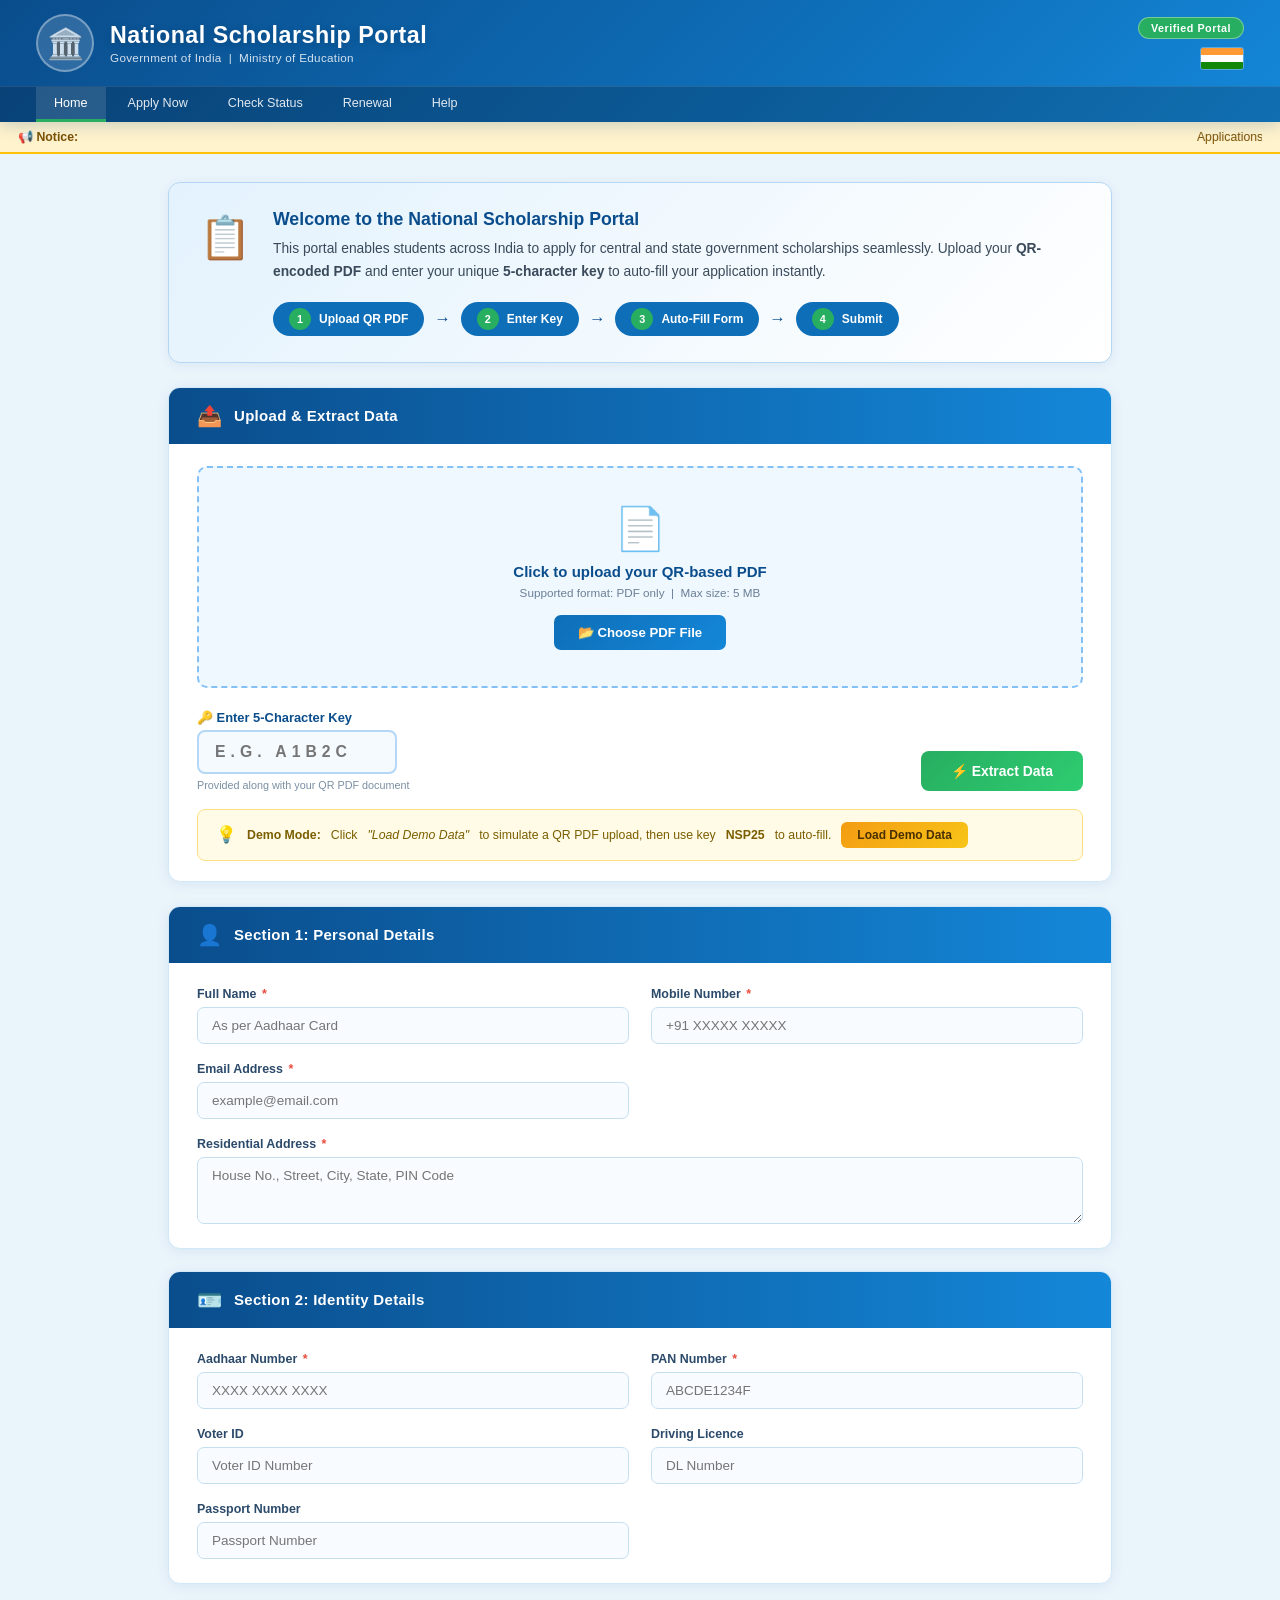
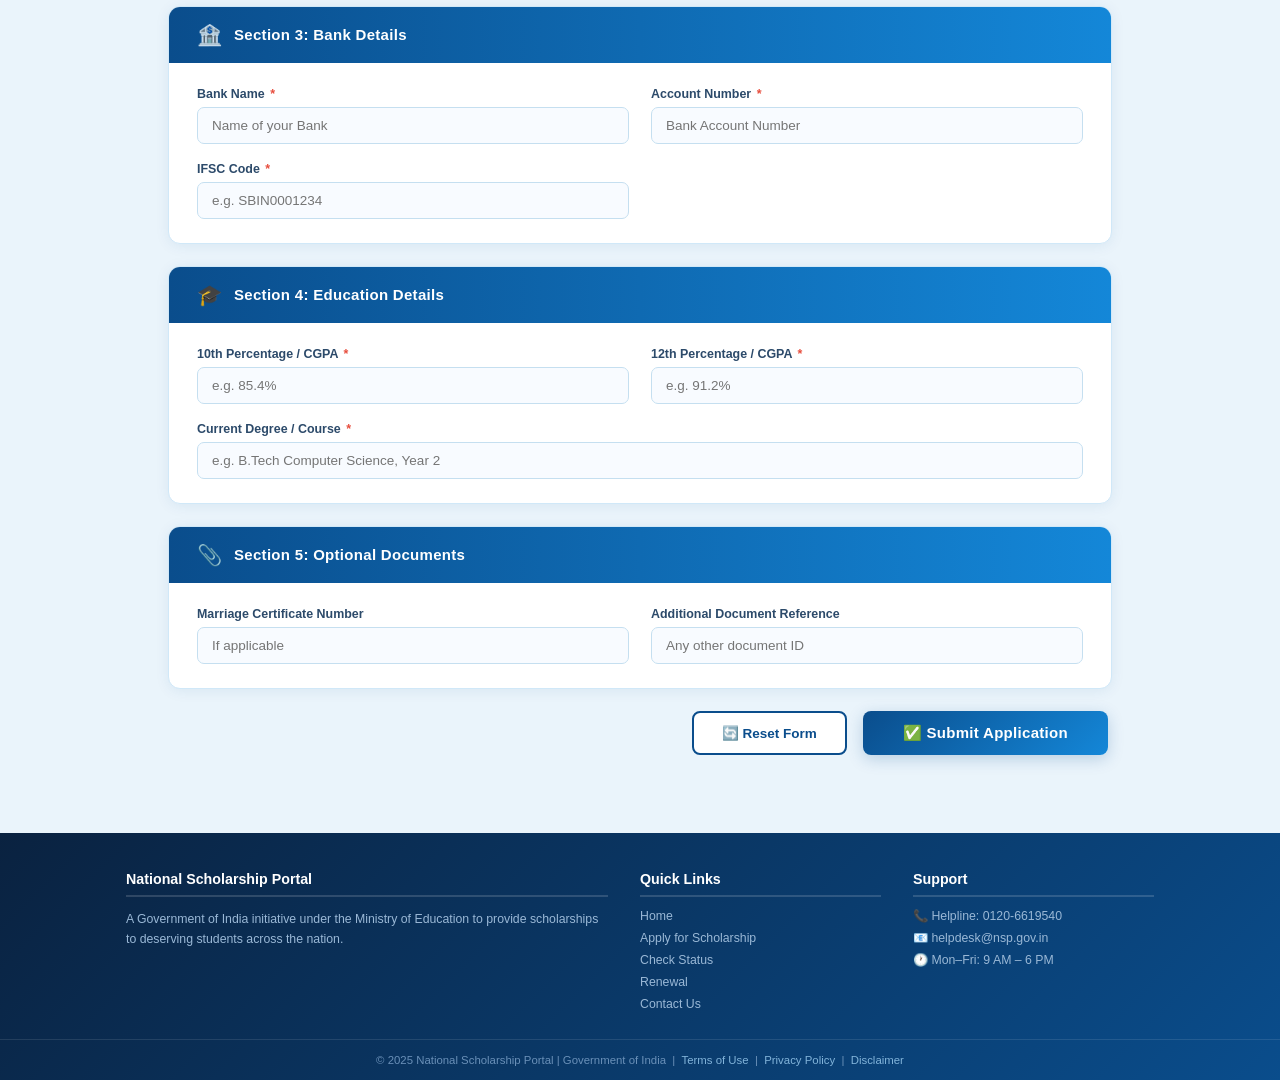
<file: G/index.html>
<!DOCTYPE html>
<html lang="en">
<head>
  <meta charset="UTF-8" />
  <meta name="viewport" content="width=device-width, initial-scale=1.0" />
  <title>National Scholarship Portal</title>
  <link rel="stylesheet" href="style.css" />
</head>
<body>

  <!-- HEADER -->
  <header class="site-header">
    <div class="header-inner">
      <div class="header-logo">
        <div class="logo-emblem">
          <span class="emblem-icon">🏛️</span>
        </div>
        <div class="header-text">
          <h1 class="portal-title">National Scholarship Portal</h1>
          <p class="portal-subtitle">Government of India &nbsp;|&nbsp; Ministry of Education</p>
        </div>
      </div>
      <div class="header-right">
        <span class="header-badge">Verified Portal</span>
        <div class="header-flags">
          <div class="flag-stripe saffron"></div>
          <div class="flag-stripe white-stripe"></div>
          <div class="flag-stripe green-stripe"></div>
        </div>
      </div>
    </div>
    <div class="header-nav">
      <nav class="nav-links">
        <a href="#" class="nav-link active">Home</a>
        <a href="#" class="nav-link">Apply Now</a>
        <a href="#" class="nav-link">Check Status</a>
        <a href="#" class="nav-link">Renewal</a>
        <a href="#" class="nav-link">Help</a>
      </nav>
    </div>
  </header>

  <!-- MARQUEE NOTICE -->
  <div class="notice-bar">
    <span class="notice-label">📢 Notice:</span>
    <marquee behavior="scroll" direction="left" scrollamount="4">
      Applications for NSP 2024-25 are now open &nbsp;|&nbsp; Last date to apply: 31st October 2025 &nbsp;|&nbsp; Upload your QR PDF to auto-fill your application &nbsp;|&nbsp; Helpline: 0120-6619540 &nbsp;|&nbsp; For technical support email: helpdesk@nsp.gov.in
    </marquee>
  </div>

  <main class="main-content">

    <!-- INTRO SECTION -->
    <section class="intro-section">
      <div class="intro-card">
        <div class="intro-icon">📋</div>
        <div class="intro-body">
          <h2 class="intro-title">Welcome to the National Scholarship Portal</h2>
          <p class="intro-desc">
            This portal enables students across India to apply for central and state government scholarships seamlessly.
            Upload your <strong>QR-encoded PDF</strong> and enter your unique <strong>5-character key</strong> to auto-fill your application instantly.
          </p>
          <div class="intro-steps">
            <div class="step">
              <span class="step-num">1</span>
              <span class="step-text">Upload QR PDF</span>
            </div>
            <div class="step-arrow">→</div>
            <div class="step">
              <span class="step-num">2</span>
              <span class="step-text">Enter Key</span>
            </div>
            <div class="step-arrow">→</div>
            <div class="step">
              <span class="step-num">3</span>
              <span class="step-text">Auto-Fill Form</span>
            </div>
            <div class="step-arrow">→</div>
            <div class="step">
              <span class="step-num">4</span>
              <span class="step-text">Submit</span>
            </div>
          </div>
        </div>
      </div>
    </section>

    <!-- UPLOAD SECTION -->
    <section class="section-card" id="upload-section">
      <div class="section-header">
        <span class="section-icon">📤</span>
        <h2 class="section-title">Upload & Extract Data</h2>
      </div>
      <div class="upload-area" id="uploadArea">
        <div class="upload-icon">📄</div>
        <p class="upload-main-text">Click to upload your QR-based PDF</p>
        <p class="upload-sub-text">Supported format: PDF only &nbsp;|&nbsp; Max size: 5 MB</p>
        <input type="file" id="pdfUpload" accept=".pdf" class="file-input" />
        <button class="btn-upload" id="uploadBtn" onclick="document.getElementById('pdfUpload').click()">
          📂 Choose PDF File
        </button>
      </div>
      <div class="file-info" id="fileInfo" style="display:none;">
        <span class="file-icon">📄</span>
        <span class="file-name" id="fileName"></span>
        <span class="file-size" id="fileSize"></span>
        <button class="btn-remove" id="removeFile">✕ Remove</button>
      </div>

      <div class="key-row">
        <div class="key-input-group">
          <label for="extractKey" class="key-label">🔑 Enter 5-Character Key</label>
          <input
            type="text"
            id="extractKey"
            class="key-input"
            placeholder="e.g. A1B2C"
            maxlength="5"
            autocomplete="off"
          />
          <span class="key-hint">Provided along with your QR PDF document</span>
        </div>
        <button class="btn-extract" id="extractBtn">
          <span class="btn-text">⚡ Extract Data</span>
          <span class="btn-loader" id="btnLoader" style="display:none;">⏳ Extracting...</span>
        </button>
      </div>

      <div class="alert alert-error" id="errorAlert" style="display:none;"></div>
      <div class="alert alert-success" id="successAlert" style="display:none;"></div>

      <div class="demo-hint">
        <span class="hint-icon">💡</span>
        <strong>Demo Mode:</strong> Click <em>"Load Demo Data"</em> to simulate a QR PDF upload, then use key <strong>NSP25</strong> to auto-fill.
        <button class="btn-demo" id="loadDemoBtn">Load Demo Data</button>
      </div>
    </section>

    <!-- APPLICATION FORM -->
    <form class="application-form" id="applicationForm">

      <!-- SECTION 1: PERSONAL DETAILS -->
      <div class="section-card form-section" id="sec-personal">
        <div class="section-header">
          <span class="section-icon">👤</span>
          <h2 class="section-title">Section 1: Personal Details</h2>
          <span class="section-badge" id="badge-personal" style="display:none;">✔ Auto-Filled</span>
        </div>
        <div class="form-grid">
          <div class="form-group">
            <label for="fullName">Full Name <span class="required">*</span></label>
            <input type="text" id="fullName" name="fullName" placeholder="As per Aadhaar Card" />
          </div>
          <div class="form-group">
            <label for="phone">Mobile Number <span class="required">*</span></label>
            <input type="tel" id="phone" name="phone" placeholder="+91 XXXXX XXXXX" />
          </div>
          <div class="form-group">
            <label for="email">Email Address <span class="required">*</span></label>
            <input type="email" id="email" name="email" placeholder="example@email.com" />
          </div>
          <div class="form-group full-width">
            <label for="address">Residential Address <span class="required">*</span></label>
            <textarea id="address" name="address" rows="3" placeholder="House No., Street, City, State, PIN Code"></textarea>
          </div>
        </div>
      </div>

      <!-- SECTION 2: IDENTITY DETAILS -->
      <div class="section-card form-section" id="sec-identity">
        <div class="section-header">
          <span class="section-icon">🪪</span>
          <h2 class="section-title">Section 2: Identity Details</h2>
          <span class="section-badge" id="badge-identity" style="display:none;">✔ Auto-Filled</span>
        </div>
        <div class="form-grid">
          <div class="form-group">
            <label for="aadhaar">Aadhaar Number <span class="required">*</span></label>
            <input type="text" id="aadhaar" name="aadhaar" placeholder="XXXX XXXX XXXX" maxlength="14" />
          </div>
          <div class="form-group">
            <label for="pan">PAN Number <span class="required">*</span></label>
            <input type="text" id="pan" name="pan" placeholder="ABCDE1234F" maxlength="10" />
          </div>
          <div class="form-group">
            <label for="voterId">Voter ID</label>
            <input type="text" id="voterId" name="voterId" placeholder="Voter ID Number" />
          </div>
          <div class="form-group">
            <label for="drivingLicence">Driving Licence</label>
            <input type="text" id="drivingLicence" name="drivingLicence" placeholder="DL Number" />
          </div>
          <div class="form-group">
            <label for="passport">Passport Number</label>
            <input type="text" id="passport" name="passport" placeholder="Passport Number" />
          </div>
        </div>
      </div>

      <!-- SECTION 3: BANK DETAILS -->
      <div class="section-card form-section" id="sec-bank">
        <div class="section-header">
          <span class="section-icon">🏦</span>
          <h2 class="section-title">Section 3: Bank Details</h2>
          <span class="section-badge" id="badge-bank" style="display:none;">✔ Auto-Filled</span>
        </div>
        <div class="form-grid">
          <div class="form-group">
            <label for="bankName">Bank Name <span class="required">*</span></label>
            <input type="text" id="bankName" name="bankName" placeholder="Name of your Bank" />
          </div>
          <div class="form-group">
            <label for="accountNumber">Account Number <span class="required">*</span></label>
            <input type="text" id="accountNumber" name="accountNumber" placeholder="Bank Account Number" />
          </div>
          <div class="form-group">
            <label for="ifscCode">IFSC Code <span class="required">*</span></label>
            <input type="text" id="ifscCode" name="ifscCode" placeholder="e.g. SBIN0001234" maxlength="11" />
          </div>
        </div>
      </div>

      <!-- SECTION 4: EDUCATION -->
      <div class="section-card form-section" id="sec-education">
        <div class="section-header">
          <span class="section-icon">🎓</span>
          <h2 class="section-title">Section 4: Education Details</h2>
          <span class="section-badge" id="badge-education" style="display:none;">✔ Auto-Filled</span>
        </div>
        <div class="form-grid">
          <div class="form-group">
            <label for="marks10">10th Percentage / CGPA <span class="required">*</span></label>
            <input type="text" id="marks10" name="marks10" placeholder="e.g. 85.4%" />
          </div>
          <div class="form-group">
            <label for="marks12">12th Percentage / CGPA <span class="required">*</span></label>
            <input type="text" id="marks12" name="marks12" placeholder="e.g. 91.2%" />
          </div>
          <div class="form-group full-width">
            <label for="degree">Current Degree / Course <span class="required">*</span></label>
            <input type="text" id="degree" name="degree" placeholder="e.g. B.Tech Computer Science, Year 2" />
          </div>
        </div>
      </div>

      <!-- SECTION 5: OPTIONAL -->
      <div class="section-card form-section" id="sec-optional">
        <div class="section-header">
          <span class="section-icon">📎</span>
          <h2 class="section-title">Section 5: Optional Documents</h2>
          <span class="section-badge" id="badge-optional" style="display:none;">✔ Auto-Filled</span>
        </div>
        <div class="form-grid">
          <div class="form-group">
            <label for="marriageCert">Marriage Certificate Number</label>
            <input type="text" id="marriageCert" name="marriageCert" placeholder="If applicable" />
          </div>
          <div class="form-group">
            <label for="additionalDocs">Additional Document Reference</label>
            <input type="text" id="additionalDocs" name="additionalDocs" placeholder="Any other document ID" />
          </div>
        </div>
      </div>

      <!-- SUBMIT / RESET AREA -->
      <div class="form-actions">
        <button type="button" class="btn-reset" id="resetBtn">🔄 Reset Form</button>
        <button type="submit" class="btn-submit" id="submitBtn">
          ✅ Submit Application
        </button>
      </div>

    </form>

    <!-- SUCCESS MODAL -->
    <div class="modal-overlay" id="successModal" style="display:none;">
      <div class="modal-box">
        <div class="modal-icon">🎉</div>
        <h2 class="modal-title">Application Submitted Successfully!</h2>
        <p class="modal-desc">Your scholarship application has been received. Keep this Application ID for future reference.</p>
        <div class="app-id-box">
          <span class="app-id-label">Application ID</span>
          <span class="app-id-value" id="appIdValue"></span>
        </div>
        <p class="modal-note">📧 A confirmation has been sent to your registered email address.</p>
        <button class="btn-modal-close" id="modalCloseBtn">Close & Start New</button>
      </div>
    </div>

  </main>

  <!-- FOOTER -->
  <footer class="site-footer">
    <div class="footer-inner">
      <div class="footer-col">
        <h4 class="footer-heading">National Scholarship Portal</h4>
        <p class="footer-text">A Government of India initiative under the Ministry of Education to provide scholarships to deserving students across the nation.</p>
      </div>
      <div class="footer-col">
        <h4 class="footer-heading">Quick Links</h4>
        <ul class="footer-links">
          <li><a href="#">Home</a></li>
          <li><a href="#">Apply for Scholarship</a></li>
          <li><a href="#">Check Status</a></li>
          <li><a href="#">Renewal</a></li>
          <li><a href="#">Contact Us</a></li>
        </ul>
      </div>
      <div class="footer-col">
        <h4 class="footer-heading">Support</h4>
        <ul class="footer-links">
          <li>📞 Helpline: 0120-6619540</li>
          <li>📧 helpdesk@nsp.gov.in</li>
          <li>🕐 Mon–Fri: 9 AM – 6 PM</li>
        </ul>
      </div>
    </div>
    <div class="footer-bottom">
      <p>© 2025 National Scholarship Portal | Government of India &nbsp;|&nbsp; <a href="#">Terms of Use</a> &nbsp;|&nbsp; <a href="#">Privacy Policy</a> &nbsp;|&nbsp; <a href="#">Disclaimer</a></p>
    </div>
  </footer>

  <script src="script.js"></script>
</body>
</html>
</file>
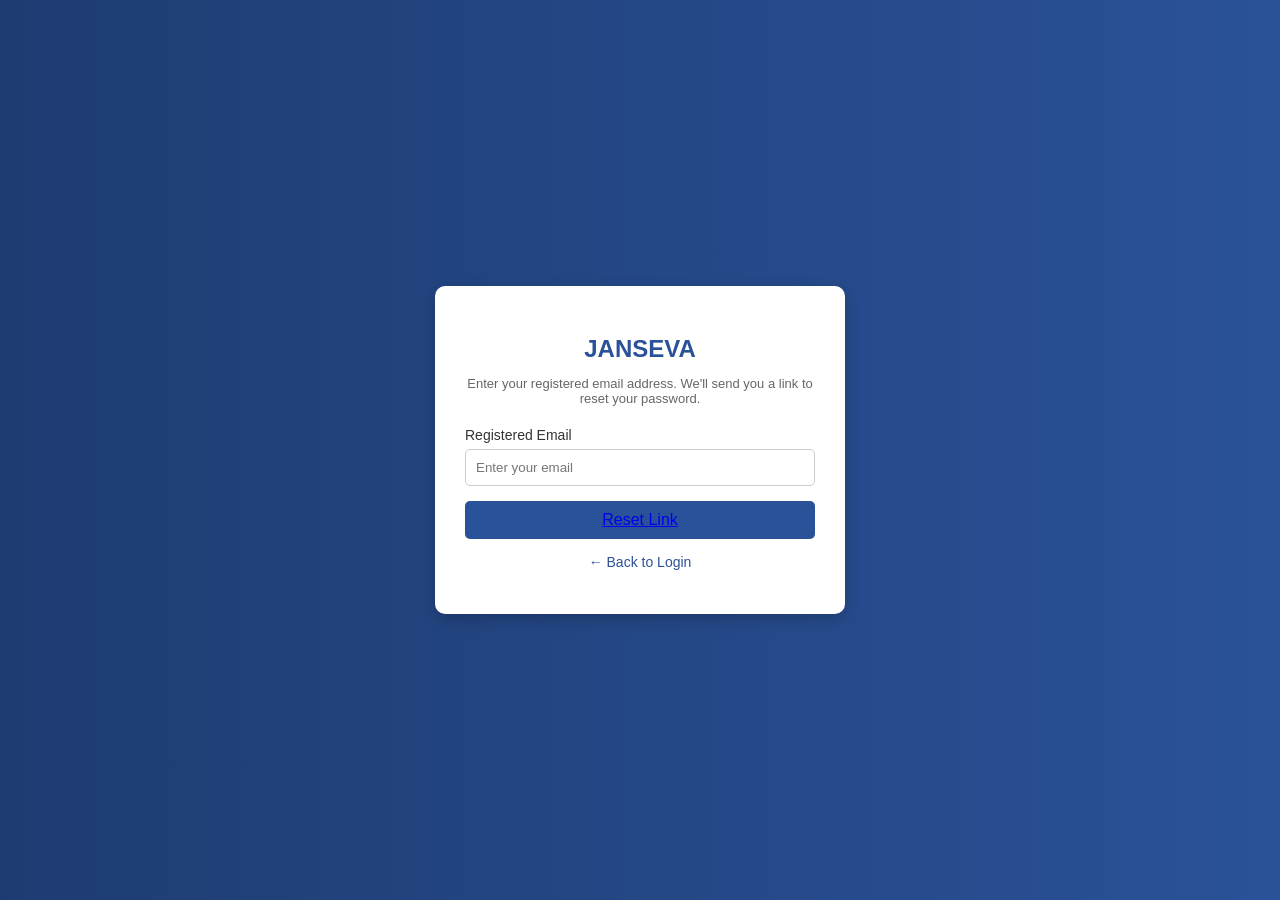
<file: forget.html>
<!DOCTYPE html>
<html lang="en">
<head>
  <meta charset="UTF-8">
  <meta name="viewport" content="width=device-width, initial-scale=1.0">
  <title>Forgot Password - JANSEVA</title>
  <style>
    body {
      margin: 0;
      font-family: Arial, sans-serif;
      background: linear-gradient(to right, #1e3c72, #2a5298);
      display: flex;
      justify-content: center;
      align-items: center;
      height: 100vh;
    }

    .container {
      background: #fff;
      padding: 30px;
      border-radius: 10px;
      width: 350px;
      box-shadow: 0 5px 15px rgba(0,0,0,0.2);
      text-align: center;
    }

    .container h2 {
      margin-bottom: 10px;
      color: #2a5298;
    }

    .container p.subtitle {
      font-size: 13px;
      color: #666;
      margin-bottom: 20px;
    }

    .input-group {
      margin-bottom: 15px;
      text-align: left;
    }

    .input-group label {
      font-size: 14px;
      color: #333;
    }

    .input-group input {
      width: 100%;
      padding: 10px;
      margin-top: 5px;
      border: 1px solid #ccc;
      border-radius: 5px;
      box-sizing: border-box;
    }

    .submit-btn {
      width: 100%;
      padding: 10px;
      background: #2a5298;
      color: white;
      border: none;
      border-radius: 5px;
      font-size: 16px;
      cursor: pointer;
    }

    .submit-btn:hover {
      background: #1e3c72;
    }

    .links {
      margin-top: 15px;
      font-size: 14px;
    }

    .links a {
      color: #2a5298;
      text-decoration: none;
    }

    .links a:hover {
      text-decoration: underline;
    }
  </style>
</head>
<body>
  <div class="container">
    <h2>JANSEVA</h2>
    <p class="subtitle">Enter your registered email address. We'll send you a link to reset your password.</p>
    <form>
      <div class="input-group">
        <label>Registered Email</label>
        <input type="email" placeholder="Enter your email" required>
      </div>
      <button type="submit" class="submit-btn"><a href="reset.html">Reset Link</a></button>
    </form>
    <div class="links">
      <p><a href="login.html">&#8592; Back to Login</a></p>
    </div>
  </div>
</body>
</html>
</file>
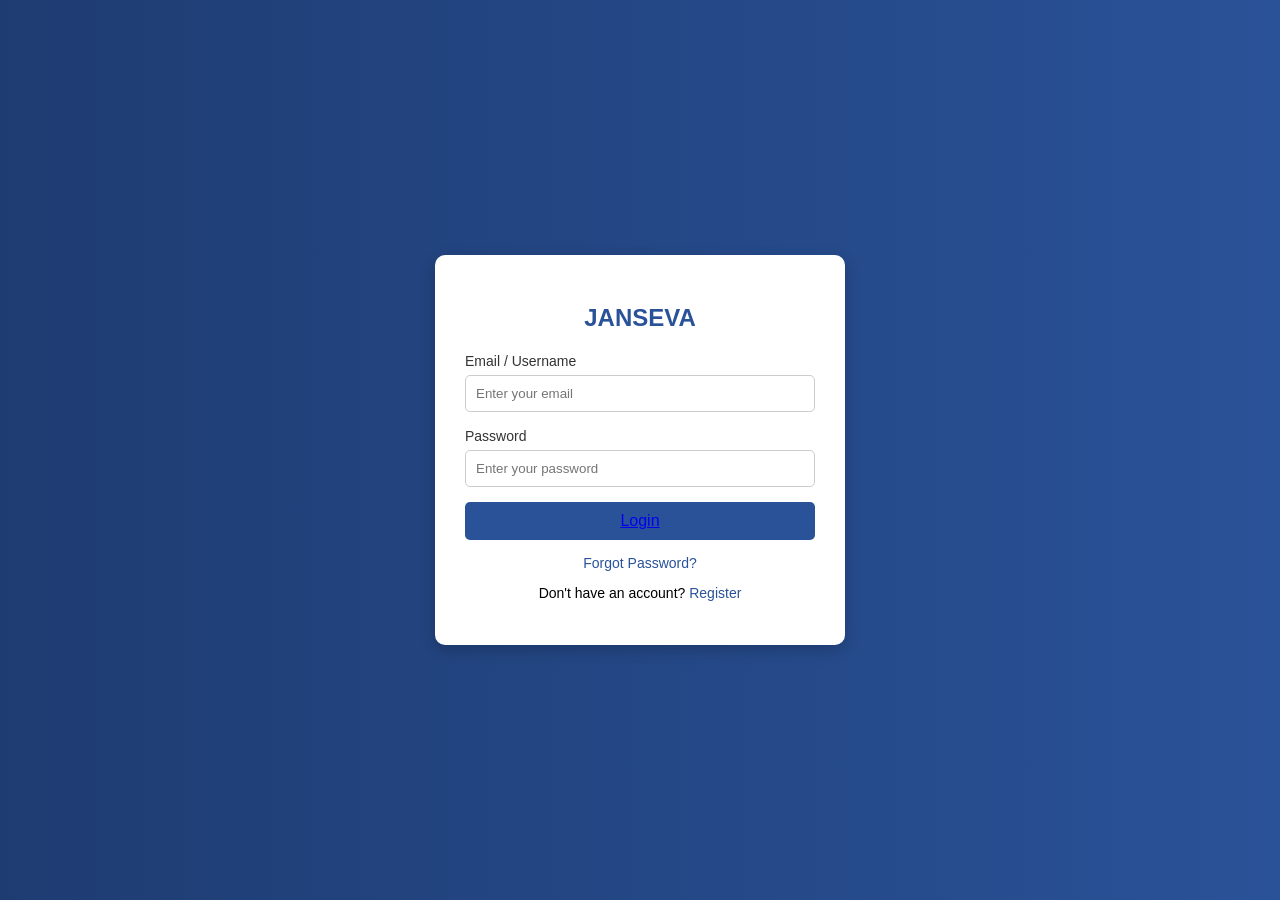
<file: LOGIN.html>
<!DOCTYPE html>
<html lang="en">
<head>
  <meta charset="UTF-8">
  <meta name="viewport" content="width=device-width, initial-scale=1.0">
  <title>Login - JANSEVA</title>
  <style>
    body {
      margin: 0;
      font-family: Arial, sans-serif;
      background: linear-gradient(to right, #1e3c72, #2a5298);
      display: flex;
      justify-content: center;
      align-items: center;
      height: 100vh;
    }

    .login-container {
      background: #fff;
      padding: 30px;
      border-radius: 10px;
      width: 350px;
      box-shadow: 0 5px 15px rgba(0,0,0,0.2);
      text-align: center;
    }

    .login-container h2 {
      margin-bottom: 20px;
      color: #2a5298;
    }

    .input-group {
      margin-bottom: 15px;
      text-align: left;
    }

    .input-group label {
      font-size: 14px;
      color: #333;
    }

    .input-group input {
      width: 100%;
      padding: 10px;
      margin-top: 5px;
      border: 1px solid #ccc;
      border-radius: 5px;
      box-sizing: border-box;
    }

    .login-btn {
      width: 100%;
      padding: 10px;
      background: #2a5298;
      color: rgba(240, 226, 226, 0.715);
      border: none;
      border-radius: 5px;
      font-size: 16px;
      cursor: pointer;
    }

    .login-btn:hover {
      background: #1e3c72;
    }

    .links {
      margin-top: 15px;
      font-size: 14px;
    }

    .links a {
      color: #2a5298;
      text-decoration: none;
    }

    .links a:hover {
      text-decoration: underline;
    }
  </style>
</head>
<body>
  <div class="login-container">
    <h2>JANSEVA</h2>
    <form>
      <div class="input-group">
        <label>Email / Username</label>
        <input type="text" placeholder="Enter your email" required>
      </div>
      <div class="input-group">
        <label>Password</label>
        <input type="password" placeholder="Enter your password" required>
      </div>
      <button type="submit" class="login-btn"><a href="F/index.html">Login</a></button>
    </form>
    <div class="links">
      <p><a href="forgot.html">Forgot Password?</a></p>
      <p>Don't have an account? <a href="register.html">Register</a></p>
    </div>
  </div>
</body>
</html>
</file>
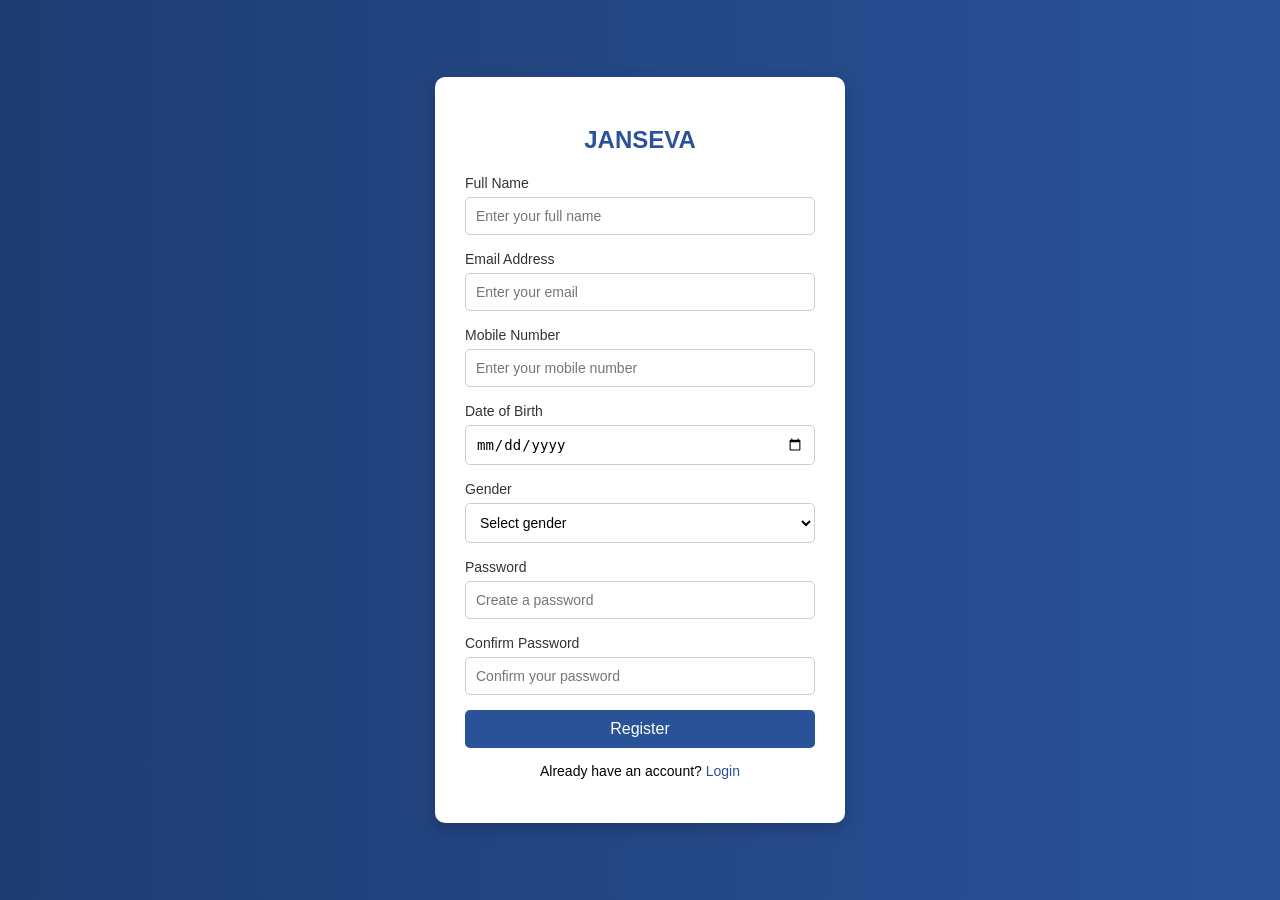
<file: register.html>
<!DOCTYPE html>
<html lang="en">
<head>
  <meta charset="UTF-8">
  <meta name="viewport" content="width=device-width, initial-scale=1.0">
  <title>Register - JANSEVA</title>
  <style>
    body {
      margin: 0;
      font-family: Arial, sans-serif;
      background: linear-gradient(to right, #1e3c72, #2a5298);
      display: flex;
      justify-content: center;
      align-items: center;
      min-height: 100vh;
      padding: 20px 0;
      box-sizing: border-box;
    }

    .container {
      background: #fff;
      padding: 30px;
      border-radius: 10px;
      width: 350px;
      box-shadow: 0 5px 15px rgba(0,0,0,0.2);
      text-align: center;
    }

    .container h2 {
      margin-bottom: 20px;
      color: #2a5298;
    }

    .input-group {
      margin-bottom: 15px;
      text-align: left;
    }

    .input-group label {
      font-size: 14px;
      color: #333;
    }

    .input-group input,
    .input-group select {
      width: 100%;
      padding: 10px;
      margin-top: 5px;
      border: 1px solid #ccc;
      border-radius: 5px;
      box-sizing: border-box;
      font-size: 14px;
      background: #fff;
    }

    .register-btn {
      width: 100%;
      padding: 10px;
      background: #2a5298;
      color: white;
      border: none;
      border-radius: 5px;
      font-size: 16px;
      cursor: pointer;
    }

    .register-btn:hover {
      background: #1e3c72;
    }

    .links {
      margin-top: 15px;
      font-size: 14px;
    }

    .links a {
      color: #2a5298;
      text-decoration: none;
    }

    .links a:hover {
      text-decoration: underline;
    }
  </style>
</head>
<body>
  <div class="container">
    <h2>JANSEVA</h2>
    <form>
      <div class="input-group">
        <label>Full Name</label>
        <input type="text" placeholder="Enter your full name" required>
      </div>
      <div class="input-group">
        <label>Email Address</label>
        <input type="email" placeholder="Enter your email" required>
      </div>
      <div class="input-group">
        <label>Mobile Number</label>
        <input type="tel" placeholder="Enter your mobile number" required>
      </div>
      <div class="input-group">
        <label>Date of Birth</label>
        <input type="date" required>
      </div>
      <div class="input-group">
        <label>Gender</label>
        <select required>
          <option value="" disabled selected>Select gender</option>
          <option value="male">Male</option>
          <option value="female">Female</option>
          <option value="other">Other</option>
        </select>
      </div>
      <div class="input-group">
        <label>Password</label>
        <input type="password" placeholder="Create a password" required>
      </div>
      <div class="input-group">
        <label>Confirm Password</label>
        <input type="password" placeholder="Confirm your password" required>
      </div>
      <button type="submit" class="register-btn">Register</button>
    </form>
    <div class="links">
      <p>Already have an account? <a href="login.html">Login</a></p>
    </div>
  </div>
</body>
</html>
</file>
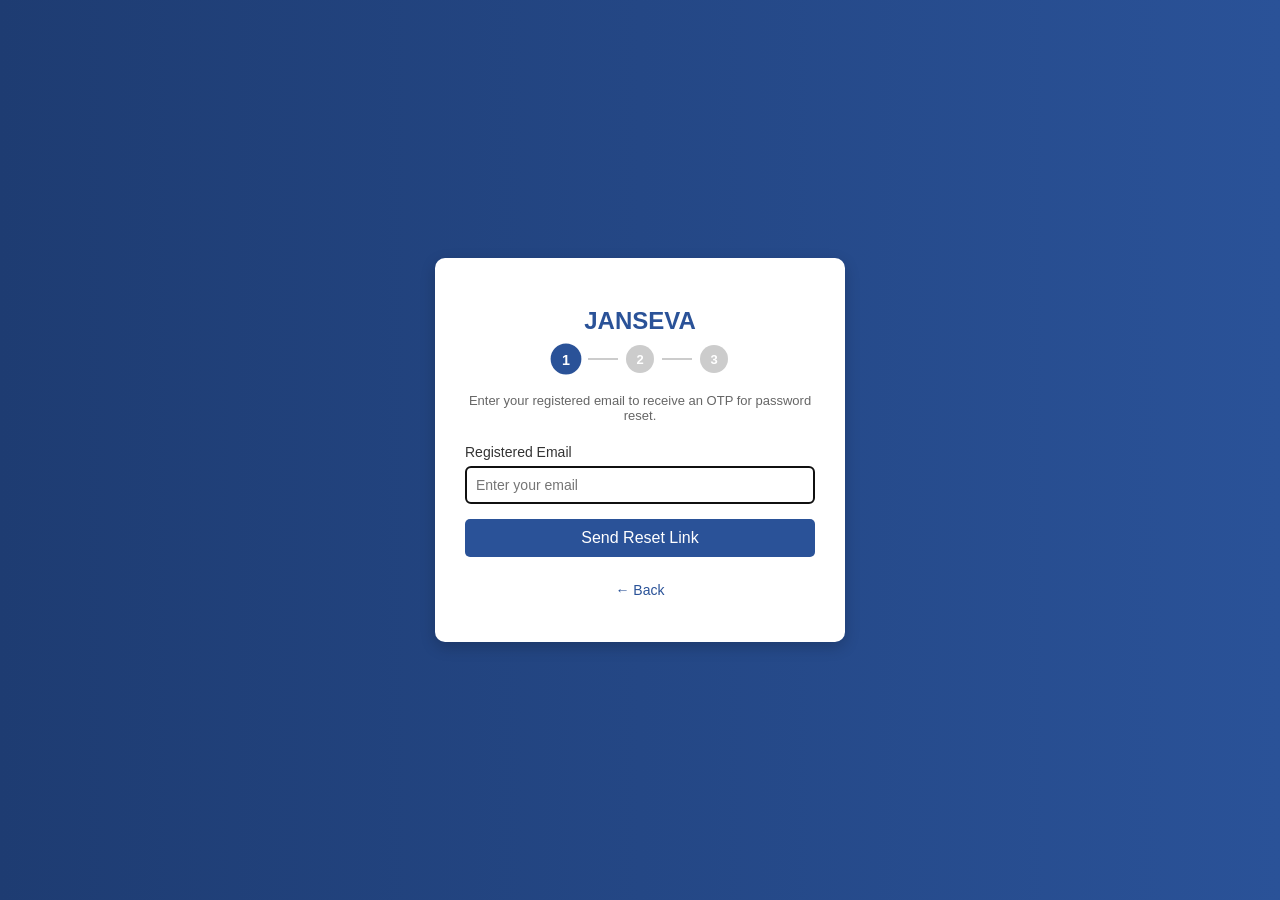
<file: reset.html>
<!DOCTYPE html>
<html lang="en">
<head>
  <meta charset="UTF-8">
  <meta name="viewport" content="width=device-width, initial-scale=1.0">
  <title>Reset Password - JANSEVA</title>
  <style>
    body {
      margin: 0;
      font-family: Arial, sans-serif;
      background: linear-gradient(to right, #1e3c72, #2a5298);
      display: flex;
      justify-content: center;
      align-items: center;
      height: 100vh;
    }

    .container {
      background: #fff;
      padding: 30px;
      border-radius: 10px;
      width: 350px;
      box-shadow: 0 5px 15px rgba(0,0,0,0.2);
      text-align: center;
    }

    .container h2 {
      margin-bottom: 10px;
      color: #2a5298;
    }

    .container p.subtitle {
      font-size: 13px;
      color: #666;
      margin-bottom: 20px;
    }

    .container p.email-sent {
      font-size: 13px;
      color: #2a5298;
      font-weight: bold;
      background: #eef3ff;
      padding: 8px 10px;
      border-radius: 5px;
      margin-bottom: 20px;
    }

    .input-group {
      margin-bottom: 15px;
      text-align: left;
    }

    .input-group label {
      font-size: 14px;
      color: #333;
    }

    .input-group input {
      width: 100%;
      padding: 10px;
      margin-top: 5px;
      border: 1px solid #ccc;
      border-radius: 5px;
      box-sizing: border-box;
      font-size: 14px;
      transition: border-color 0.3s ease;
    }

    .input-group input.error {
      border-color: #ef4444;
      box-shadow: 0 0 0 2px rgba(239, 68, 68, 0.1);
    }

    .input-group input.success {
      border-color: #10b981;
      box-shadow: 0 0 0 2px rgba(16, 185, 129, 0.1);
    }

    /* OTP boxes */
    .otp-group {
      display: flex;
      justify-content: space-between;
      gap: 8px;
      margin-bottom: 15px;
    }

    .otp-group input {
      width: 45px;
      height: 45px;
      text-align: center;
      font-size: 20px;
      border: 1px solid #ccc;
      border-radius: 5px;
      box-sizing: border-box;
      transition: border-color 0.3s ease;
    }

    .otp-group input:focus {
      border-color: #2a5298;
      outline: none;
      box-shadow: 0 0 0 2px rgba(42, 82, 152, 0.2);
    }

    .submit-btn {
      width: 100%;
      padding: 10px;
      background: #2a5298;
      color: white;
      border: none;
      border-radius: 5px;
      font-size: 16px;
      cursor: pointer;
      margin-bottom: 10px;
      transition: background 0.3s ease;
    }

    .submit-btn:hover:not(:disabled) {
      background: #1e3c72;
    }

    .submit-btn:disabled {
      background: #ccc;
      cursor: not-allowed;
    }

    .resend-row {
      font-size: 13px;
      color: #666;
      margin-bottom: 5px;
    }

    .resend-row a {
      color: #2a5298;
      text-decoration: none;
      font-weight: bold;
    }

    .resend-row a:hover {
      text-decoration: underline;
    }

    .links {
      margin-top: 15px;
      font-size: 14px;
    }

    .links a {
      color: #2a5298;
      text-decoration: none;
    }

    .links a:hover {
      text-decoration: underline;
    }

    /* Step indicator */
    .steps {
      display: flex;
      justify-content: center;
      align-items: center;
      gap: 8px;
      margin-bottom: 20px;
    }

    .step {
      width: 28px;
      height: 28px;
      border-radius: 50%;
      background: #ccc;
      color: #fff;
      font-size: 13px;
      display: flex;
      align-items: center;
      justify-content: center;
      font-weight: bold;
      transition: all 0.3s ease;
    }

    .step.active {
      background: #2a5298;
      transform: scale(1.1);
    }

    .step.done {
      background: #28a745;
    }

    .step-line {
      height: 2px;
      width: 30px;
      background: #ccc;
      transition: background 0.3s ease;
    }

    .step-line.done {
      background: #28a745;
    }

    /* Screens */
    .screen { display: none; }
    .screen.active { display: block; }

    /* New password section */
    .password-hint {
      font-size: 11px;
      color: #999;
      margin-top: 4px;
    }

    .error-message {
      background: #fef2f2;
      color: #dc2626;
      padding: 10px;
      border-radius: 5px;
      margin-bottom: 15px;
      font-size: 13px;
      border-left: 4px solid #ef4444;
      display: none;
    }

    .success-message {
      background: #f0fdf4;
      color: #166534;
      padding: 10px;
      border-radius: 5px;
      margin-bottom: 15px;
      font-size: 13px;
      border-left: 4px solid #10b981;
      display: none;
    }

    .success-icon {
      font-size: 48px;
      margin-bottom: 10px;
    }

    /* Loading state */
    .loading {
      display: inline-block;
      width: 20px;
      height: 20px;
      border: 2px solid #ffffff20;
      border-top: 2px solid #fff;
      border-radius: 50%;
      animation: spin 1s linear infinite;
      margin-right: 8px;
    }

    @keyframes spin {
      0% { transform: rotate(0deg); }
      100% { transform: rotate(360deg); }
    }
  </style>
</head>
<body>
  <div class="container">
    <h2>JANSEVA</h2>

    <!-- Step Indicator -->
    <div class="steps">
      <div class="step active" id="step1">1</div>
      <div class="step-line" id="line1"></div>
      <div class="step" id="step2">2</div>
      <div class="step-line" id="line2"></div>
      <div class="step" id="step3">3</div>
    </div>

    <!-- Screen 1: Enter Email -->
    <div class="screen active" id="screen1">
      <p class="subtitle">Enter your registered email to receive an OTP for password reset.</p>
      <div class="error-message" id="emailError"></div>
      <div class="input-group">
        <label>Registered Email</label>
        <input type="email" id="emailInput" placeholder="Enter your email" required>
      </div>
      <button class="submit-btn" id="sendOtpBtn" onclick="sendOTP()">
        <span id="sendOtpText">Send Reset Link</span>
        <span id="sendOtpLoading" class="loading" style="display: none;"></span>
      </button>
      <div class="links">
        <p><a href="forgot-password.html">&#8592; Back</a></p>
      </div>
    </div>

    <!-- Screen 2: Enter OTP -->
    <div class="screen" id="screen2">
      <p class="subtitle">We've sent a 6-digit OTP to</p>
      <p class="email-sent" id="displayEmail"></p>
      <div class="error-message" id="otpError"></div>
      <div class="input-group">
        <label>Enter OTP</label>
      </div>
      <div class="otp-group">
        <input type="text" maxlength="1" class="otp-box" id="otp1" oninput="moveNext(this, 'otp2')" autocomplete="one-time-code">
        <input type="text" maxlength="1" class="otp-box" id="otp2" oninput="moveNext(this, 'otp3')">
        <input type="text" maxlength="1" class="otp-box" id="otp3" oninput="moveNext(this, 'otp4')">
        <input type="text" maxlength="1" class="otp-box" id="otp4" oninput="moveNext(this, 'otp5')">
        <input type="text" maxlength="1" class="otp-box" id="otp5" oninput="moveNext(this, 'otp6')">
        <input type="text" maxlength="1" class="otp-box" id="otp6" oninput="moveNext(this, null)">
      </div>
      <button class="submit-btn" id="verifyOtpBtn" onclick="verifyOTP()">
        <span id="verifyOtpText">Verify OTP</span>
        <span id="verifyOtpLoading" class="loading" style="display: none;"></span>
      </button>
      <div class="resend-row">
        Didn't receive? <a href="#" onclick="resendOTP()">Resend OTP</a> (0:59)
        <span id="resendTimer" style="display: none;"></span>
      </div>
      <div class="links">
        <p><a href="#" onclick="goBack(1)">&#8592; Back</a></p>
      </div>
    </div>

    <!-- Screen 3: Set New Password -->
    <div class="screen" id="screen3">
      <p class="subtitle">Create a new password for your account.</p>
      <div class="error-message" id="passwordError"></div>
      <div class="success-message" id="passwordSuccess"></div>
      <div class="input-group">
        <label>New Password</label>
        <input type="password" id="newPassword" placeholder="Enter new password" required>
        <p class="password-hint">• Minimum 8 characters • Use uppercase, lowercase, number & special character</p>
      </div>
      <div class="input-group">
        <label>Confirm New Password</label>
        <input type="password" id="confirmPassword" placeholder="Confirm new password" required>
      </div>
      <button class="submit-btn" id="resetPasswordBtn" onclick="resetPassword()">
        <span id="resetPasswordText">Reset Password</span>
        <span id="resetPasswordLoading" class="loading" style="display: none;"></span>
      </button>
      <div class="links">
        <p><a href="#" onclick="goBack(2)">&#8592; Back</a></p>
      </div>
    </div>

    <!-- Screen 4: Success -->
    <div class="screen" id="screen4">
      <div class="success-icon">✅</div>
      <h3 style="color: #28a745; margin-bottom: 10px;">Password Reset Successful!</h3>
      <p class="subtitle">Your password has been updated successfully. You can now log in with your new password.</p>
      <button class="submit-btn" onclick="goToLogin()">Go to Login</button>
      <div style="margin-top: 15px;">
        <a href="#" onclick="restartProcess()" style="color: #666; font-size: 13px;">Reset another account</a>
      </div>
    </div>

  </div>

  <script>
    let resendTimer = 60;
    let resendInterval;

    function sendOTP() {
      const email = document.getElementById('emailInput').value.trim();
      const btn = document.getElementById('sendOtpBtn');
      const text = document.getElementById('sendOtpText');
      const loading = document.getElementById('sendOtpLoading');
      const errorDiv = document.getElementById('emailError');

      // Clear previous errors
      errorDiv.style.display = 'none';

      if (!email || !/^[^\s@]+@[^\s@]+\.[^\s@]+$/.test(email)) {
        showError('emailError', 'Please enter a valid email address.');
        return;
      }

      // Simulate API call
      btn.disabled = true;
      text.style.display = 'none';
      loading.style.display = 'inline-block';

      setTimeout(() => {
        document.getElementById('displayEmail').textContent = email;
        btn.disabled = false;
        text.style.display = 'inline';
        loading.style.display = 'none';
        goToScreen(2);
        startResendTimer();
      }, 1500);
    }

    function verifyOTP() {
      const boxes = document.querySelectorAll('.otp-box');
      let otp = '';
      boxes.forEach(b => otp += b.value.trim());
      const btn = document.getElementById('verifyOtpBtn');
      const text = document.getElementById('verifyOtpText');
      const loading = document.getElementById('verifyOtpLoading');
      const errorDiv = document.getElementById('otpError');

      // Clear previous errors
      errorDiv.style.display = 'none';

      if (otp.length < 6) {
        showError('otpError', 'Please enter the complete 6-digit OTP.');
        return;
      }

      // Simulate API call
      btn.disabled = true;
      text.style.display = 'none';
      loading.style.display = 'inline-block';

      setTimeout(() => {
        btn.disabled = false;
        text.style.display = 'inline';
        loading.style.display = 'none';
        goToScreen(3);
      }, 1500);
    }

    function resetPassword() {
      const newPass = document.getElementById('newPassword').value;
      const confirmPass = document.getElementById('confirmPassword').value;
      const btn = document.getElementById('resetPasswordBtn');
      const text = document.getElementById('resetPasswordText');
      const loading = document.getElementById('resetPasswordLoading');
      const errorDiv = document.getElementById('passwordError');
      const successDiv = document.getElementById('passwordSuccess');

      // Clear previous messages
      errorDiv.style.display = 'none';
      successDiv.style.display = 'none';
      clearInputErrors();

      // Validation
      if (newPass.length < 8) {
        showError('passwordError', 'Password must be at least 8 characters long.');
        document.getElementById('newPassword').classList.add('error');
        return;
      }

      if (!/(?=.*[a-z])(?=.*[A-Z])(?=.*\d)(?=.*[@$!%*?&])[A-Za-z\d@$!%*?&]{8,}/.test(newPass)) {
        showError('passwordError', 'Password must contain uppercase, lowercase, number & special character.');
        document.getElementById('newPassword').classList.add('error');
        return;
      }

      if (newPass !== confirmPass) {
        showError('passwordError', 'Passwords do not match. Please try again.');
        document.getElementById('newPassword').classList.add('error');
        document.getElementById('confirmPassword').classList.add('error');
        // **STAY ON SAME PAGE - DO NOT GO TO LOGIN**
        document.getElementById('newPassword').focus();
        document.getElementById('newPassword').select();
        return;
      }

      // Success validation
      showSuccess('passwordSuccess', 'Passwords match! Setting new password...');

      // Simulate API call
      btn.disabled = true;
      text.style.display = 'none';
      loading.style.display = 'inline-block';

      setTimeout(() => {
        btn.disabled = false;
        text.style.display = 'inline';
        loading.style.display = 'none';
        goToScreen(4);
        // Store reset data in localStorage for demo
        localStorage.setItem('resetEmail', document.getElementById('displayEmail').textContent);
        localStorage.setItem('resetPassword', newPass);
      }, 2000);
    }

    function resendOTP() {
      const errorDiv = document.getElementById('otpError');
      errorDiv.style.display = 'none';
      alert('OTP has been resent to your email.');
      clearOTP();
      document.getElementById('otp1').focus();
      startResendTimer();
    }

    function goToScreen(num) {
      document.querySelectorAll('.screen').forEach(s => s.classList.remove('active'));
      document.getElementById('screen' + num).classList.add('active');
      updateSteps(num);
    }

    function goBack(num) {
      // Clear form data when going back
      if (num === 1) {
        document.getElementById('emailInput').value = '';
      } else if (num === 2) {
        clearOTP();
      } else if (num === 3) {
        document.getElementById('newPassword').value = '';
        document.getElementById('confirmPassword').value = '';
        clearInputErrors();
      }
      goToScreen(num);
    }

    function goToLogin() {
      // Redirect to login page
      window.location.href = 'login.html';
    }

    function restartProcess() {
      // Reset entire process
      document.querySelectorAll('.screen').forEach(s => s.classList.remove('active'));
      document.getElementById('screen1').classList.add('active');
      updateSteps(1);
      document.getElementById('emailInput').value = '';
      clearOTP();
      document.getElementById('newPassword').value = '';
      document.getElementById('confirmPassword').value = '';
      clearInputErrors();
      document.getElementById('emailError').style.display = 'none';
      document.getElementById('otpError').style.display = 'none';
      document.getElementById('passwordError').style.display = 'none';
      document.getElementById('passwordSuccess').style.display = 'none';
    }

    function updateSteps(num) {
      for (let i = 1; i <= 3; i++) {
        const step = document.getElementById('step' + i);
        step.classList.remove('active', 'done');
        if (i < num) step.classList.add('done');
        else if (i === num) step.classList.add('active');
      }
      for (let i = 1; i <= 2; i++) {
        const line = document.getElementById('line' + i);
        line.classList.remove('done');
        if (i < num) line.classList.add('done');
      }
    }

    function moveNext(current, nextId) {
      if (current.value.length === 1 && nextId) {
        document.getElementById(nextId).focus();
      } else if (current.value.length === 0 && current.id !== 'otp1') {
        const prevId = getPreviousOtpId(current.id);
        if (prevId) document.getElementById(prevId).focus();
      }
    }

    function getPreviousOtpId(currentId) {
      const num = parseInt(currentId.replace('otp', ''));
      return num > 1 ? 'otp' + (num - 1) : null;
    }

    function clearOTP() {
      document.querySelectorAll('.otp-box').forEach(box => box.value = '');
    }

    function showError(id, message) {
      const errorDiv = document.getElementById(id);
      errorDiv.textContent = message;
      errorDiv.style.display = 'block';
    }

    function showSuccess(id, message) {
      const successDiv = document.getElementById(id);
      successDiv.textContent = message;
      successDiv.style.display = 'block';
    }

    function clearInputErrors() {
      document.querySelectorAll('input').forEach(input => {
        input.classList.remove('error', 'success');
      });
    }

    function startResendTimer() {
      resendTimer = 60;
      const resendLink = document.querySelector('.resend-row a');
      const timerSpan = document.getElementById('resendTimer');
      
      resendLink.style.pointerEvents = 'none';
      resendLink.style.opacity = '0.5';
      timerSpan.style.display = 'inline';
      
      resendInterval = setInterval(() => {
        resendTimer--;
        timerSpan.textContent = ` (${resendTimer}s)`;
        
        if (resendTimer <= 0) {
          clearInterval(resendInterval);
          resendLink.style.pointerEvents = 'auto';
          resendLink.style.opacity = '1';
          timerSpan.style.display = 'none';
          resendLink.textContent = 'Resend OTP';
        } else {
          resendLink.textContent = `Resend in ${resendTimer}s`;
        }
      }, 1000);
    }

    // Auto-focus first input on page load
    document.addEventListener('DOMContentLoaded', () => {
      document.getElementById('emailInput').focus();
      
      // Real-time password validation
      document.getElementById('newPassword').addEventListener('input', validatePassword);
      document.getElementById('confirmPassword').addEventListener('input', validateConfirmPassword);
    });

    function validatePassword() {
      const password = document.getElementById('newPassword').value;
      const confirmInput = document.getElementById('confirmPassword');
      
      if (password.length >= 8 && /(?=.*[a-z])(?=.*[A-Z])(?=.*\d)(?=.*[@$!%*?&])[A-Za-z\d@$!%*?&]{8,}/.test(password)) {
        document.getElementById('newPassword').classList.remove('error');
        document.getElementById('newPassword').classList.add('success');
      } else {
        document.getElementById('newPassword').classList.remove('success');
        document.getElementById('newPassword').classList.add('error');
      }
      
      validateConfirmPassword();
    }

    function validateConfirmPassword() {
      const newPass = document.getElementById('newPassword').value;
      const confirmPass = document.getElementById('confirmPassword').value;
      
      if (confirmPass && newPass === confirmPass) {
        document.getElementById('confirmPassword').classList.remove('error');
        document.getElementById('confirmPassword').classList.add('success');
      } else if (confirmPass) {
        document.getElementById('confirmPassword').classList.remove('success');
        document.getElementById('confirmPassword').classList.add('error');
      }
    }

    // Allow Enter key to submit forms
    document.addEventListener('keypress', function(e) {
      if (e.key === 'Enter') {
        const activeScreen = document.querySelector('.screen.active');
        if (activeScreen.id === 'screen1') {
          sendOTP();
        } else if (activeScreen.id === 'screen2') {
          verifyOTP();
        } else if (activeScreen.id === 'screen3') {
          resetPassword();
        }
      }
    });
  </script>
</body>
</html>
</file>
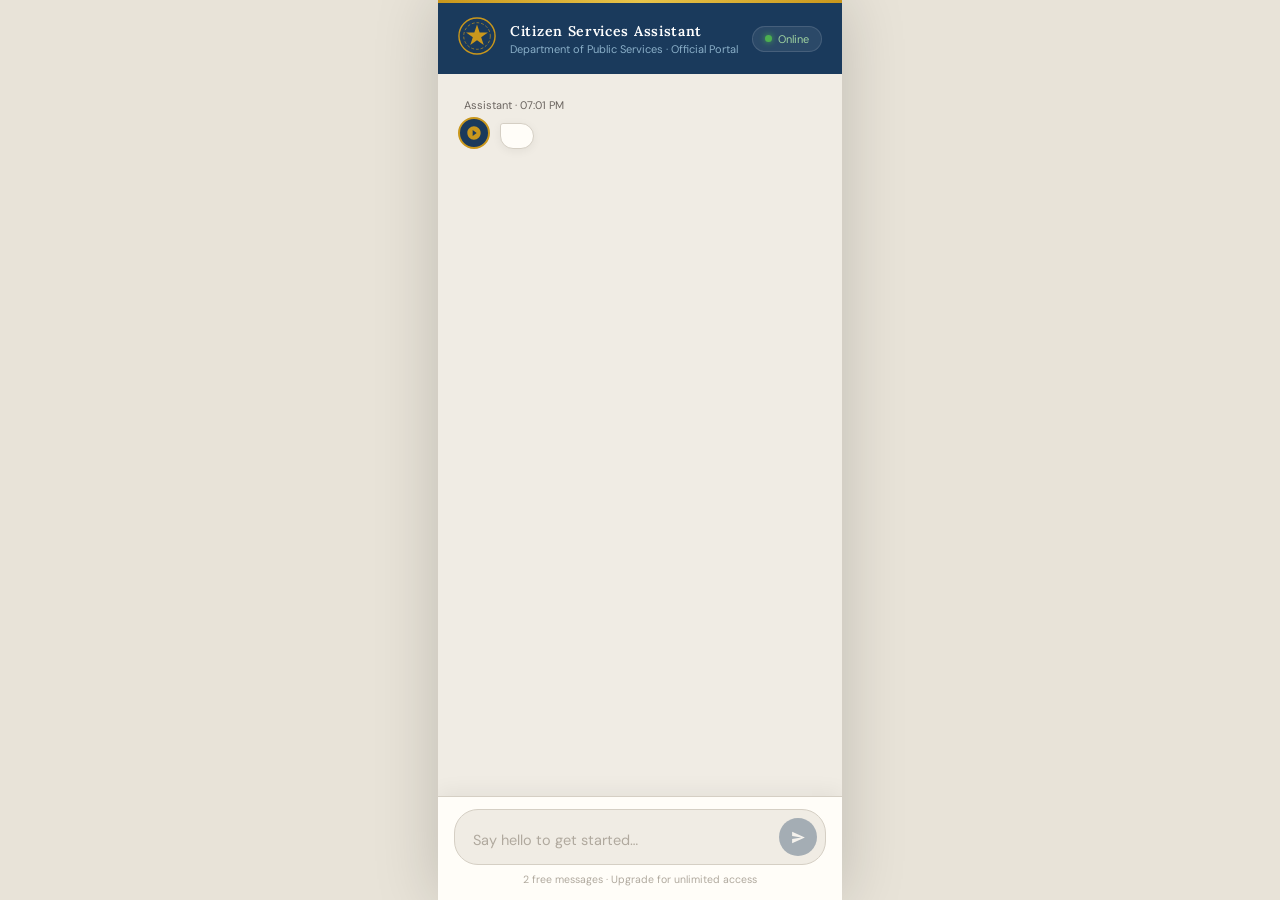
<file: F/AI/bot4.html>
<!DOCTYPE html>
<html lang="en">
<head>
  <meta charset="UTF-8"/>
  <meta name="viewport" content="width=device-width, initial-scale=1.0"/>
  <title>Citizen Services Assistant</title>
  <link href="https://fonts.googleapis.com/css2?family=Lora:wght@400;600&family=DM+Sans:wght@300;400;500&display=swap" rel="stylesheet"/>
  <style>
    *, *::before, *::after { box-sizing: border-box; margin: 0; padding: 0; }

    :root {
      --navy: #1a3a5c;
      --gold: #c9971c;
      --bg: #f0ece4;
      --white: #fffdf8;
      --text: #1c1c1c;
      --muted: #6b6560;
      --border: #d5cfc4;
    }

    html, body { height: 100%; background: #e8e3d8; font-family: 'DM Sans', sans-serif; color: var(--text); display: flex; align-items: center; justify-content: center; }

    .shell {
      width: 100%; max-width: 680px; height: 100vh;
      display: flex; flex-direction: column;
      background: var(--bg);
      box-shadow: 0 0 60px rgba(0,0,0,0.18);
      position: relative; overflow: hidden;
    }

    /* HEADER */
    header { background: var(--navy); flex-shrink: 0; z-index: 10; position: relative; }
    .gold-bar { height: 3px; background: linear-gradient(90deg, var(--gold), #e8c44a, var(--gold)); }
    .header-inner { display: flex; align-items: center; gap: 14px; padding: 14px 20px; }
    .header-text { flex: 1; }
    .header-title { font-family: 'Lora', serif; font-size: 14px; font-weight: 600; color: #fff; letter-spacing: 0.05em; }
    .header-sub { font-size: 11px; color: #8aafc8; margin-top: 2px; }
    .status-pill { display: flex; align-items: center; gap: 6px; background: rgba(255,255,255,0.08); border: 1px solid rgba(255,255,255,0.12); border-radius: 20px; padding: 5px 12px; font-size: 11px; color: #9fd3a0; }
    .sdot { width: 7px; height: 7px; border-radius: 50%; background: #4caf50; box-shadow: 0 0 6px #4caf50; animation: sblink 2s infinite; }
    @keyframes sblink { 0%,100%{opacity:1} 50%{opacity:0.4} }

    /* CHAT */
    .chat-scroll {
      flex: 1; overflow-y: auto;
      padding: 24px 20px 12px;
      display: flex; flex-direction: column; gap: 10px;
      scroll-behavior: smooth;
    }
    .chat-scroll::-webkit-scrollbar { width: 4px; }
    .chat-scroll::-webkit-scrollbar-thumb { background: var(--border); border-radius: 4px; }

    .msg-group { display: flex; flex-direction: column; gap: 3px; }
    .msg-group.user { align-items: flex-end; }
    .msg-group.ai   { align-items: flex-start; }

    .msg-row { display: flex; align-items: flex-end; gap: 10px; }
    .msg-group.user .msg-row { flex-direction: row-reverse; }

    .avatar {
      width: 32px; height: 32px; border-radius: 50%; flex-shrink: 0;
      background: var(--navy); border: 2px solid var(--gold);
      display: flex; align-items: center; justify-content: center;
    }

    .sender-label { font-size: 11px; color: var(--muted); padding: 0 6px; margin-bottom: 2px; }
    .msg-group.user .sender-label { text-align: right; }

    .bubble {
      max-width: 72%; padding: 12px 16px;
      font-size: 14.5px; line-height: 1.65;
      animation: pop-in 0.25s cubic-bezier(0.34,1.56,0.64,1) both;
    }
    @keyframes pop-in { from{opacity:0;transform:scale(0.88) translateY(8px)} to{opacity:1;transform:scale(1) translateY(0)} }

    .bubble.ai {
      background: var(--white); color: var(--text);
      border-radius: 4px 18px 18px 18px;
      border: 1px solid var(--border);
      box-shadow: 0 2px 10px rgba(0,0,0,0.06);
    }
    .bubble.user {
      background: var(--navy); color: #fff;
      border-radius: 18px 4px 18px 18px;
      box-shadow: 0 2px 10px rgba(26,58,92,0.25);
    }

    /* Typing dots */
    .typing-bubble {
      background: var(--white); border: 1px solid var(--border);
      border-radius: 4px 18px 18px 18px;
      padding: 14px 18px; display: flex; gap: 5px; align-items: center;
      box-shadow: 0 2px 10px rgba(0,0,0,0.06);
      animation: pop-in 0.25s ease both;
    }
    .tdot { width: 8px; height: 8px; border-radius: 50%; background: var(--navy); opacity: 0.35; animation: tdot 1.2s ease-in-out infinite; }
    .tdot:nth-child(2){animation-delay:.2s} .tdot:nth-child(3){animation-delay:.4s}
    @keyframes tdot { 0%,60%,100%{opacity:0.2;transform:translateY(0)} 30%{opacity:1;transform:translateY(-4px)} }

    /* Cursor */
    .cursor { display:inline-block; width:2px; height:14px; background:var(--navy); margin-left:2px; vertical-align:middle; animation:bcursor .65s step-end infinite; }
    @keyframes bcursor { 0%,100%{opacity:1} 50%{opacity:0} }

    /* SUBSCRIPTION WALL */
    .sub-wall {
      margin: 4px 0 0 44px;
      background: linear-gradient(135deg, #fff8e8, #fff3d0);
      border: 1.5px solid var(--gold);
      border-radius: 14px;
      padding: 18px 20px;
      animation: pop-in 0.35s cubic-bezier(0.34,1.56,0.64,1) both;
      box-shadow: 0 4px 20px rgba(201,151,28,0.15);
    }
    .sub-wall h3 { font-family: 'Lora', serif; font-size: 15px; color: var(--navy); margin-bottom: 6px; }
    .sub-wall p  { font-size: 13px; color: var(--muted); line-height: 1.6; margin-bottom: 14px; }
    .sub-btn {
      display: inline-block; background: var(--navy); color: white;
      font-family: 'DM Sans', sans-serif; font-size: 13px; font-weight: 500;
      padding: 10px 22px; border-radius: 8px; border: none; cursor: pointer;
      transition: background 0.18s, transform 0.15s;
      text-decoration: none;
    }
    .sub-btn:hover { background: #2a5080; transform: translateY(-1px); }
    .sub-perks { display: flex; flex-direction: column; gap: 5px; margin-bottom: 14px; }
    .perk { font-size: 12.5px; color: var(--text); display: flex; align-items: center; gap: 7px; }
    .perk::before { content: '✓'; color: var(--gold); font-weight: 700; }

    /* INPUT */
    .input-area {
      background: var(--white); border-top: 1px solid var(--border);
      padding: 12px 16px 14px;
      box-shadow: 0 -4px 20px rgba(0,0,0,0.06);
      flex-shrink: 0; z-index: 10;
    }
    .input-box {
      display: flex; align-items: flex-end; gap: 10px;
      background: var(--bg); border: 1.5px solid var(--border);
      border-radius: 24px; padding: 8px 8px 8px 18px;
      transition: border-color 0.2s, box-shadow 0.2s;
    }
    .input-box:focus-within { border-color: var(--navy); box-shadow: 0 0 0 3px rgba(26,58,92,0.08); }
    #user-input {
      flex: 1; border: none; background: transparent;
      font-family: 'DM Sans', sans-serif; font-size: 14.5px; color: var(--text);
      outline: none; resize: none; max-height: 100px; line-height: 1.5; padding: 4px 0;
    }
    #user-input::placeholder { color: #b0a99e; }
    #user-input:disabled { cursor: not-allowed; }
    #send-btn {
      width: 38px; height: 38px; border-radius: 50%; border: none;
      background: var(--navy); color: white; cursor: pointer;
      display: flex; align-items: center; justify-content: center;
      flex-shrink: 0; transition: background 0.18s, transform 0.15s, opacity 0.18s;
    }
    #send-btn:hover:not(:disabled) { background: #2a5080; transform: scale(1.08); }
    #send-btn:disabled { opacity: 0.35; cursor: not-allowed; transform: none; }
    .disclaimer { font-size: 10.5px; color: #b0a99e; text-align: center; margin-top: 8px; }
  </style>
</head>
<body>
<div class="shell">

  <header>
    <div class="gold-bar"></div>
    <div class="header-inner">
      <div>
        <svg width="38" height="38" viewBox="0 0 40 40" fill="none">
          <circle cx="20" cy="20" r="19" fill="#1a3a5c" stroke="#c9971c" stroke-width="1.5"/>
          <circle cx="20" cy="20" r="14" fill="none" stroke="#c9971c" stroke-width="0.7" stroke-dasharray="3 2"/>
          <polygon points="20,8 22.8,16.2 31.5,16.2 24.4,21.3 27.1,29.5 20,24.4 12.9,29.5 15.6,21.3 8.5,16.2 17.2,16.2" fill="#c9971c"/>
        </svg>
      </div>
      <div class="header-text">
        <div class="header-title">Citizen Services Assistant</div>
        <div class="header-sub">Department of Public Services · Official Portal</div>
      </div>
      <div class="status-pill"><span class="sdot"></span>Online</div>
    </div>
  </header>

  <div class="chat-scroll" id="chat-scroll"></div>

  <div class="input-area">
    <div class="input-box">
      <textarea id="user-input" placeholder="Say hello to get started…" rows="1"></textarea>
      <button id="send-btn" disabled>
        <svg width="17" height="17" viewBox="0 0 24 24" fill="none">
          <path d="M3 20l18-8L3 4v6l13 2-13 2v6z" fill="white"/>
        </svg>
      </button>
    </div>
    <div class="disclaimer">2 free messages · Upgrade for unlimited access</div>
  </div>

</div>

<script>
  // ── Scripted replies (0-indexed turn count) ──────────────────────────
  const SCRIPTED = [
    { match: null, reply: "Hello! 👋 Welcome to the Citizen Services Assistant. How can I help you today?" },
    { match: null, reply: "I'm doing great, thank you for asking! 😊 How can I assist you with government services today?" },
  ];

  let turn = 0;        // how many user messages sent
  let busy = false;
  let locked = false;  // subscription wall shown

  const scrollEl  = document.getElementById('chat-scroll');
  const inputEl   = document.getElementById('user-input');
  const sendBtn   = document.getElementById('send-btn');

  // ── Boot greeting ────────────────────────────────────────────────────
  window.addEventListener('DOMContentLoaded', () => {
    setTimeout(() => addAiMsg(SCRIPTED[0].reply), 600);
    turn = 0; // first scripted reply is the greeting, user hasn't typed yet
  });

  // ── Input handling ───────────────────────────────────────────────────
  inputEl.addEventListener('input', () => {
    inputEl.style.height = 'auto';
    inputEl.style.height = Math.min(inputEl.scrollHeight, 100) + 'px';
    sendBtn.disabled = inputEl.value.trim() === '' || busy || locked;
  });

  inputEl.addEventListener('keydown', e => {
    if (e.key === 'Enter' && !e.shiftKey) {
      e.preventDefault();
      if (!sendBtn.disabled) handleSend();
    }
  });

  sendBtn.addEventListener('click', handleSend);

  // ── Main send logic ──────────────────────────────────────────────────
  function handleSend() {
    const text = inputEl.value.trim();
    if (!text || busy || locked) return;

    busy = true;
    inputEl.value = '';
    inputEl.style.height = 'auto';
    sendBtn.disabled = true;

    addUserMsg(text);
    turn++;

    // Turn 1 = "how are you" reply, Turn 2+ = subscription wall
    if (turn === 1) {
      showTypingThen(SCRIPTED[1].reply, () => {
        busy = false;
        sendBtn.disabled = false;
        inputEl.focus();
      });
    } else {
      // Lock after 2nd user message
      showTypingThen(null, () => {
        showSubscriptionWall();
        lockInput();
        busy = false;
      });
    }
  }

  // ── UI helpers ───────────────────────────────────────────────────────
  function timeNow() {
    return new Date().toLocaleTimeString([], { hour: '2-digit', minute: '2-digit' });
  }

  function scrollBottom() {
    scrollEl.scrollTo({ top: scrollEl.scrollHeight, behavior: 'smooth' });
  }

  function addUserMsg(text) {
    const g = document.createElement('div');
    g.className = 'msg-group user';
    g.innerHTML = `
      <div class="sender-label">You · ${timeNow()}</div>
      <div class="msg-row">
        <div class="bubble user">${esc(text)}</div>
      </div>`;
    scrollEl.appendChild(g);
    scrollBottom();
  }

  function addAiMsg(text) {
    const g = document.createElement('div');
    g.className = 'msg-group ai';
    const bubbleId = 'b' + Date.now();
    g.innerHTML = `
      <div class="sender-label">Assistant · ${timeNow()}</div>
      <div class="msg-row">
        <div class="avatar">
          <svg width="16" height="16" viewBox="0 0 24 24" fill="none">
            <path d="M12 2C6.48 2 2 6.48 2 12s4.48 10 10 10 10-4.48 10-10S17.52 2 12 2zm-2 14.5v-9l6 4.5-6 4.5z" fill="#c9971c"/>
          </svg>
        </div>
        <div class="bubble ai" id="${bubbleId}"></div>
      </div>`;
    scrollEl.appendChild(g);
    scrollBottom();
    return document.getElementById(bubbleId);
  }

  function showTyping() {
    const g = document.createElement('div');
    g.className = 'msg-group ai';
    g.id = 'typing-row';
    g.innerHTML = `<div class="msg-row">
      <div class="avatar">
        <svg width="16" height="16" viewBox="0 0 24 24" fill="none">
          <path d="M12 2C6.48 2 2 6.48 2 12s4.48 10 10 10 10-4.48 10-10S17.52 2 12 2zm-2 14.5v-9l6 4.5-6 4.5z" fill="#c9971c"/>
        </svg>
      </div>
      <div class="typing-bubble">
        <span class="tdot"></span><span class="tdot"></span><span class="tdot"></span>
      </div>
    </div>`;
    scrollEl.appendChild(g);
    scrollBottom();
  }

  function removeTyping() {
    const t = document.getElementById('typing-row');
    if (t) t.remove();
  }

  function typeWriter(el, text, done) {
    let i = 0;
    const cursor = document.createElement('span');
    cursor.className = 'cursor';
    el.appendChild(cursor);
    function tick() {
      if (i >= text.length) {
        cursor.remove();
        el.textContent = text;
        scrollBottom();
        return done && done();
      }
      const step = Math.floor(Math.random() * 4) + 2;
      el.insertBefore(document.createTextNode(text.slice(i, i + step)), cursor);
      i += step;
      scrollBottom();
      setTimeout(tick, Math.random() * 22 + 8);
    }
    tick();
  }

  function showTypingThen(replyText, callback) {
    setTimeout(() => {
      showTyping();
      setTimeout(() => {
        removeTyping();
        if (replyText) {
          const bubble = addAiMsg('');
          typeWriter(bubble, replyText, callback);
        } else {
          callback && callback();
        }
      }, 1200);
    }, 400);
  }

  function showSubscriptionWall() {
    const wall = document.createElement('div');
    wall.className = 'sub-wall';
    wall.innerHTML = `
      <h3>🔒 You've reached your free message limit</h3>
      <p>You've used your 2 complimentary messages. Subscribe to continue getting help with government services.</p>
      <div class="sub-perks">
        <div class="perk">Unlimited questions & answers</div>
        <div class="perk">Priority response times</div>
        <div class="perk">Document guidance & form help</div>
        <div class="perk">Multi-department support</div>
      </div>
      <button class="sub-btn" onclick="alert('Subscription flow coming soon!')">Subscribe Now →</button>
    `;
    scrollEl.appendChild(wall);
    scrollBottom();
  }

  function lockInput() {
    locked = true;
    inputEl.disabled = true;
    inputEl.placeholder = 'Subscribe to send more messages…';
    sendBtn.disabled = true;
  }

  function esc(t) {
    return t.replace(/&/g,'&amp;').replace(/</g,'&lt;').replace(/>/g,'&gt;');
  }
</script>
</body>
</html>
</file>
<file: G/style.css>
/* =============================================
   NATIONAL SCHOLARSHIP PORTAL — style.css
   ============================================= */

/* ---------- RESET & BASE ---------- */
*, *::before, *::after {
  box-sizing: border-box;
  margin: 0;
  padding: 0;
}

html {
  scroll-behavior: smooth;
  font-size: 15px;
}

body {
  font-family: 'Segoe UI', Arial, sans-serif;
  background: #eaf4fb;
  color: #1a2a3a;
  min-height: 100vh;
  display: flex;
  flex-direction: column;
}

a {
  color: inherit;
  text-decoration: none;
}

/* ---------- HEADER ---------- */
.site-header {
  background: linear-gradient(135deg, #0a4d8c 0%, #0e6eb8 60%, #1487d8 100%);
  color: #fff;
  box-shadow: 0 3px 16px rgba(10,77,140,0.22);
  position: sticky;
  top: 0;
  z-index: 100;
}

.header-inner {
  display: flex;
  align-items: center;
  justify-content: space-between;
  padding: 14px 36px;
  gap: 18px;
}

.header-logo {
  display: flex;
  align-items: center;
  gap: 16px;
}

.logo-emblem {
  width: 58px;
  height: 58px;
  background: rgba(255,255,255,0.15);
  border-radius: 50%;
  display: flex;
  align-items: center;
  justify-content: center;
  font-size: 2rem;
  border: 2px solid rgba(255,255,255,0.35);
  flex-shrink: 0;
}

.portal-title {
  font-size: 1.55rem;
  font-weight: 800;
  letter-spacing: 0.5px;
  text-shadow: 0 2px 8px rgba(0,0,0,0.18);
}

.portal-subtitle {
  font-size: 0.78rem;
  opacity: 0.82;
  margin-top: 2px;
  letter-spacing: 0.3px;
}

.header-right {
  display: flex;
  flex-direction: column;
  align-items: flex-end;
  gap: 8px;
}

.header-badge {
  background: #27ae60;
  color: #fff;
  font-size: 0.72rem;
  font-weight: 700;
  padding: 4px 12px;
  border-radius: 20px;
  letter-spacing: 0.5px;
  border: 1.5px solid rgba(255,255,255,0.35);
}

.header-flags {
  display: flex;
  flex-direction: column;
  width: 44px;
  border-radius: 3px;
  overflow: hidden;
  border: 1px solid rgba(255,255,255,0.3);
}

.flag-stripe {
  height: 7px;
}

.saffron { background: #FF9933; }
.white-stripe { background: #FFFFFF; }
.green-stripe { background: #138808; }

/* NAV */
.header-nav {
  background: rgba(0,0,0,0.18);
  border-top: 1px solid rgba(255,255,255,0.1);
}

.nav-links {
  display: flex;
  list-style: none;
  padding: 0 36px;
  gap: 4px;
}

.nav-link {
  color: rgba(255,255,255,0.88);
  font-size: 0.84rem;
  font-weight: 500;
  padding: 9px 18px;
  display: inline-block;
  transition: background 0.2s, color 0.2s;
  border-bottom: 3px solid transparent;
}

.nav-link:hover,
.nav-link.active {
  background: rgba(255,255,255,0.12);
  color: #fff;
  border-bottom: 3px solid #27ae60;
}

/* ---------- NOTICE BAR ---------- */
.notice-bar {
  background: #fff3cd;
  color: #7b5000;
  font-size: 0.82rem;
  padding: 8px 18px;
  display: flex;
  align-items: center;
  gap: 10px;
  border-bottom: 2px solid #ffc107;
}

.notice-label {
  font-weight: 700;
  white-space: nowrap;
  flex-shrink: 0;
}

/* ---------- MAIN CONTENT ---------- */
.main-content {
  flex: 1;
  max-width: 980px;
  width: 100%;
  margin: 28px auto;
  padding: 0 18px 40px;
  display: flex;
  flex-direction: column;
  gap: 24px;
}

/* ---------- INTRO SECTION ---------- */
.intro-section {}

.intro-card {
  background: linear-gradient(135deg, #e3f2fd 0%, #ffffff 100%);
  border: 1.5px solid #b3d7f5;
  border-radius: 12px;
  padding: 26px 30px;
  display: flex;
  align-items: flex-start;
  gap: 22px;
  box-shadow: 0 2px 12px rgba(10,77,140,0.07);
}

.intro-icon {
  font-size: 2.8rem;
  flex-shrink: 0;
  margin-top: 4px;
}

.intro-title {
  font-size: 1.18rem;
  font-weight: 700;
  color: #0a4d8c;
  margin-bottom: 8px;
}

.intro-desc {
  color: #3a4a5a;
  line-height: 1.65;
  font-size: 0.92rem;
}

.intro-steps {
  display: flex;
  align-items: center;
  gap: 10px;
  margin-top: 18px;
  flex-wrap: wrap;
}

.step {
  display: flex;
  align-items: center;
  gap: 8px;
  background: #0e6eb8;
  color: #fff;
  border-radius: 24px;
  padding: 6px 16px;
  font-size: 0.8rem;
  font-weight: 600;
}

.step-num {
  background: #27ae60;
  width: 22px;
  height: 22px;
  border-radius: 50%;
  display: flex;
  align-items: center;
  justify-content: center;
  font-size: 0.72rem;
  font-weight: 800;
  flex-shrink: 0;
}

.step-arrow {
  color: #0a4d8c;
  font-weight: 700;
  font-size: 1.1rem;
}

/* ---------- SECTION CARD ---------- */
.section-card {
  background: #ffffff;
  border-radius: 12px;
  box-shadow: 0 2px 14px rgba(10,77,140,0.08);
  border: 1.5px solid #d0e8f8;
  overflow: hidden;
}

.section-header {
  display: flex;
  align-items: center;
  gap: 12px;
  padding: 16px 28px;
  background: linear-gradient(90deg, #0a4d8c 0%, #1487d8 100%);
  color: #fff;
}

.section-icon {
  font-size: 1.35rem;
}

.section-title {
  font-size: 1.0rem;
  font-weight: 700;
  letter-spacing: 0.3px;
  flex: 1;
}

.section-badge {
  background: #27ae60;
  color: #fff;
  font-size: 0.72rem;
  font-weight: 700;
  padding: 4px 12px;
  border-radius: 20px;
  border: 1.5px solid rgba(255,255,255,0.4);
  animation: fadeIn 0.4s ease;
}

/* ---------- UPLOAD AREA ---------- */
#upload-section {
  padding-bottom: 20px;
}

#upload-section .section-card {
  padding: 0;
}

.upload-area {
  margin: 22px 28px 0;
  border: 2.5px dashed #82c0f5;
  border-radius: 10px;
  background: #f0f8ff;
  padding: 36px 24px;
  text-align: center;
  cursor: pointer;
  transition: border-color 0.25s, background 0.25s;
  position: relative;
}

.upload-area:hover {
  border-color: #0e6eb8;
  background: #e3f2fd;
}

.upload-area.drag-over {
  border-color: #27ae60;
  background: #eafaf1;
}

.upload-icon {
  font-size: 2.8rem;
  margin-bottom: 10px;
}

.upload-main-text {
  font-size: 1.0rem;
  font-weight: 600;
  color: #0a4d8c;
  margin-bottom: 6px;
}

.upload-sub-text {
  font-size: 0.78rem;
  color: #6a7f95;
  margin-bottom: 16px;
}

.file-input {
  display: none;
}

.btn-upload {
  background: linear-gradient(135deg, #0e6eb8, #1487d8);
  color: #fff;
  border: none;
  padding: 10px 24px;
  border-radius: 7px;
  font-size: 0.88rem;
  font-weight: 600;
  cursor: pointer;
  transition: transform 0.15s, box-shadow 0.15s;
}

.btn-upload:hover {
  transform: translateY(-1px);
  box-shadow: 0 4px 14px rgba(10,77,140,0.25);
}

/* FILE INFO */
.file-info {
  display: flex;
  align-items: center;
  gap: 12px;
  margin: 14px 28px 0;
  background: #eaf4fb;
  border: 1.5px solid #b3d7f5;
  border-radius: 8px;
  padding: 12px 18px;
}

.file-icon {
  font-size: 1.4rem;
}

.file-name {
  font-weight: 600;
  font-size: 0.88rem;
  color: #0a4d8c;
  flex: 1;
  overflow: hidden;
  text-overflow: ellipsis;
  white-space: nowrap;
}

.file-size {
  color: #6a7f95;
  font-size: 0.78rem;
}

.btn-remove {
  background: #fee;
  color: #c0392b;
  border: 1.5px solid #f5c6cb;
  padding: 5px 12px;
  border-radius: 6px;
  font-size: 0.75rem;
  font-weight: 600;
  cursor: pointer;
  transition: background 0.2s;
}

.btn-remove:hover {
  background: #f8d7da;
}

/* KEY ROW */
.key-row {
  display: flex;
  align-items: flex-end;
  gap: 18px;
  margin: 22px 28px 0;
  flex-wrap: wrap;
}

.key-input-group {
  display: flex;
  flex-direction: column;
  gap: 5px;
  flex: 1;
  min-width: 220px;
}

.key-label {
  font-size: 0.86rem;
  font-weight: 700;
  color: #0a4d8c;
}

.key-input {
  border: 2px solid #b3d7f5;
  border-radius: 8px;
  padding: 11px 16px;
  font-size: 1.05rem;
  font-weight: 700;
  letter-spacing: 5px;
  color: #0a4d8c;
  text-transform: uppercase;
  background: #f5faff;
  transition: border-color 0.2s, box-shadow 0.2s;
  max-width: 200px;
}

.key-input:focus {
  outline: none;
  border-color: #0e6eb8;
  box-shadow: 0 0 0 3px rgba(14,110,184,0.15);
}

.key-hint {
  font-size: 0.72rem;
  color: #7a8fa3;
}

.btn-extract {
  background: linear-gradient(135deg, #27ae60, #2ecc71);
  color: #fff;
  border: none;
  padding: 12px 30px;
  border-radius: 8px;
  font-size: 0.93rem;
  font-weight: 700;
  cursor: pointer;
  transition: transform 0.15s, box-shadow 0.15s, opacity 0.2s;
  white-space: nowrap;
  flex-shrink: 0;
}

.btn-extract:hover {
  transform: translateY(-2px);
  box-shadow: 0 5px 16px rgba(39,174,96,0.3);
}

.btn-extract:disabled {
  opacity: 0.6;
  cursor: not-allowed;
  transform: none;
}

/* ALERTS */
.alert {
  margin: 14px 28px 0;
  padding: 12px 18px;
  border-radius: 8px;
  font-size: 0.88rem;
  font-weight: 600;
  animation: slideDown 0.3s ease;
}

.alert-error {
  background: #fdf0f0;
  border: 1.5px solid #f5c6cb;
  color: #c0392b;
}

.alert-success {
  background: #eafaf1;
  border: 1.5px solid #a9dfbf;
  color: #1e8449;
}

/* DEMO HINT */
.demo-hint {
  margin: 18px 28px 0;
  background: #fffbe6;
  border: 1.5px solid #ffe082;
  border-radius: 8px;
  padding: 12px 18px;
  font-size: 0.82rem;
  color: #7b5e00;
  display: flex;
  align-items: center;
  gap: 10px;
  flex-wrap: wrap;
}

.hint-icon {
  font-size: 1.1rem;
  flex-shrink: 0;
}

.btn-demo {
  background: linear-gradient(135deg, #f39c12, #f8c518);
  color: #4a3000;
  border: none;
  padding: 6px 16px;
  border-radius: 6px;
  font-size: 0.8rem;
  font-weight: 700;
  cursor: pointer;
  transition: transform 0.15s, box-shadow 0.15s;
  flex-shrink: 0;
}

.btn-demo:hover {
  transform: translateY(-1px);
  box-shadow: 0 4px 12px rgba(243,156,18,0.3);
}

/* ---------- APPLICATION FORM ---------- */
.application-form {
  display: flex;
  flex-direction: column;
  gap: 22px;
}

.form-section {
  transition: box-shadow 0.3s;
}

/* FORM GRID */
.form-grid {
  display: grid;
  grid-template-columns: 1fr 1fr;
  gap: 18px 22px;
  padding: 24px 28px;
}

.form-group {
  display: flex;
  flex-direction: column;
  gap: 6px;
}

.form-group.full-width {
  grid-column: 1 / -1;
}

.form-group label {
  font-size: 0.83rem;
  font-weight: 700;
  color: #2c4a6a;
}

.required {
  color: #e74c3c;
  margin-left: 2px;
}

.form-group input,
.form-group textarea {
  border: 1.8px solid #c5dff0;
  border-radius: 7px;
  padding: 10px 14px;
  font-size: 0.9rem;
  color: #1a2a3a;
  background: #f8fbff;
  transition: border-color 0.2s, box-shadow 0.2s, background 0.3s;
  font-family: inherit;
  resize: vertical;
}

.form-group input:focus,
.form-group textarea:focus {
  outline: none;
  border-color: #0e6eb8;
  box-shadow: 0 0 0 3px rgba(14,110,184,0.12);
  background: #fff;
}

/* AUTO-FILLED HIGHLIGHT */
.form-group input.auto-filled,
.form-group textarea.auto-filled {
  border-color: #27ae60;
  background: linear-gradient(135deg, #f0fdf4, #eafaf1);
  color: #1a5c30;
  box-shadow: 0 0 0 3px rgba(39,174,96,0.12);
  animation: pulseGreen 0.6s ease;
}

@keyframes pulseGreen {
  0%   { transform: scale(1);    box-shadow: 0 0 0 3px rgba(39,174,96,0.3); }
  50%  { transform: scale(1.012); box-shadow: 0 0 0 8px rgba(39,174,96,0.1); }
  100% { transform: scale(1);    box-shadow: 0 0 0 3px rgba(39,174,96,0.12); }
}

/* ---------- FORM ACTIONS ---------- */
.form-actions {
  display: flex;
  align-items: center;
  justify-content: flex-end;
  gap: 16px;
  padding: 0 4px 10px;
  flex-wrap: wrap;
}

.btn-reset {
  background: #fff;
  color: #0a4d8c;
  border: 2px solid #0a4d8c;
  padding: 12px 28px;
  border-radius: 8px;
  font-size: 0.9rem;
  font-weight: 700;
  cursor: pointer;
  transition: background 0.2s, color 0.2s;
}

.btn-reset:hover {
  background: #0a4d8c;
  color: #fff;
}

.btn-submit {
  background: linear-gradient(135deg, #0a4d8c 0%, #1487d8 100%);
  color: #fff;
  border: none;
  padding: 13px 40px;
  border-radius: 8px;
  font-size: 1.0rem;
  font-weight: 800;
  cursor: pointer;
  transition: transform 0.15s, box-shadow 0.2s;
  box-shadow: 0 4px 16px rgba(10,77,140,0.22);
  letter-spacing: 0.3px;
}

.btn-submit:hover {
  transform: translateY(-2px);
  box-shadow: 0 8px 24px rgba(10,77,140,0.3);
}

.btn-submit:active {
  transform: translateY(0);
}

/* ---------- SUCCESS MODAL ---------- */
.modal-overlay {
  position: fixed;
  inset: 0;
  background: rgba(10,30,60,0.55);
  display: flex;
  align-items: center;
  justify-content: center;
  z-index: 999;
  animation: fadeIn 0.3s ease;
  padding: 20px;
}

.modal-box {
  background: #fff;
  border-radius: 16px;
  padding: 42px 40px 36px;
  max-width: 480px;
  width: 100%;
  text-align: center;
  box-shadow: 0 16px 60px rgba(0,0,0,0.22);
  animation: slideUp 0.4s cubic-bezier(0.22,1,0.36,1);
}

.modal-icon {
  font-size: 3.5rem;
  margin-bottom: 14px;
}

.modal-title {
  font-size: 1.35rem;
  font-weight: 800;
  color: #1a5c30;
  margin-bottom: 10px;
}

.modal-desc {
  color: #4a5f72;
  font-size: 0.88rem;
  line-height: 1.6;
  margin-bottom: 22px;
}

.app-id-box {
  background: linear-gradient(135deg, #0a4d8c, #0e6eb8);
  border-radius: 10px;
  padding: 16px 24px;
  margin-bottom: 16px;
  display: flex;
  flex-direction: column;
  gap: 6px;
}

.app-id-label {
  color: rgba(255,255,255,0.75);
  font-size: 0.75rem;
  font-weight: 600;
  letter-spacing: 1px;
  text-transform: uppercase;
}

.app-id-value {
  color: #fff;
  font-size: 1.4rem;
  font-weight: 900;
  letter-spacing: 4px;
  font-family: 'Courier New', monospace;
}

.modal-note {
  font-size: 0.78rem;
  color: #6a8096;
  margin-bottom: 26px;
}

.btn-modal-close {
  background: linear-gradient(135deg, #27ae60, #2ecc71);
  color: #fff;
  border: none;
  padding: 12px 34px;
  border-radius: 8px;
  font-size: 0.95rem;
  font-weight: 700;
  cursor: pointer;
  transition: transform 0.15s, box-shadow 0.15s;
}

.btn-modal-close:hover {
  transform: translateY(-2px);
  box-shadow: 0 6px 20px rgba(39,174,96,0.3);
}

/* ---------- FOOTER ---------- */
.site-footer {
  background: linear-gradient(135deg, #0a2240, #0a4d8c);
  color: #b8d4f0;
  margin-top: auto;
}

.footer-inner {
  display: grid;
  grid-template-columns: 2fr 1fr 1fr;
  gap: 32px;
  max-width: 1100px;
  margin: 0 auto;
  padding: 38px 36px 28px;
}

.footer-heading {
  color: #fff;
  font-size: 0.95rem;
  font-weight: 700;
  margin-bottom: 12px;
  padding-bottom: 8px;
  border-bottom: 2px solid rgba(255,255,255,0.15);
}

.footer-text {
  font-size: 0.82rem;
  line-height: 1.65;
  color: #9ab8d6;
}

.footer-links {
  list-style: none;
  display: flex;
  flex-direction: column;
  gap: 8px;
}

.footer-links li,
.footer-links a {
  font-size: 0.82rem;
  color: #9ab8d6;
  transition: color 0.2s;
}

.footer-links a:hover {
  color: #fff;
}

.footer-bottom {
  border-top: 1px solid rgba(255,255,255,0.1);
  padding: 14px 36px;
  text-align: center;
  font-size: 0.76rem;
  color: #6a90b8;
}

.footer-bottom a {
  color: #82b4da;
}

.footer-bottom a:hover {
  color: #fff;
}

/* ---------- ANIMATIONS ---------- */
@keyframes fadeIn {
  from { opacity: 0; }
  to   { opacity: 1; }
}

@keyframes slideDown {
  from { opacity: 0; transform: translateY(-10px); }
  to   { opacity: 1; transform: translateY(0); }
}

@keyframes slideUp {
  from { opacity: 0; transform: translateY(30px); }
  to   { opacity: 1; transform: translateY(0); }
}

@keyframes shimmer {
  0%   { background-position: -400px 0; }
  100% { background-position: 400px 0; }
}

/* LOADING SHIMMER ON FIELDS */
.form-group input.loading,
.form-group textarea.loading {
  background: linear-gradient(90deg, #f0f4f8 25%, #e3ecf5 50%, #f0f4f8 75%);
  background-size: 400px 100%;
  animation: shimmer 1.2s infinite;
  pointer-events: none;
  color: transparent;
}

/* ---------- SCROLLBAR ---------- */
::-webkit-scrollbar {
  width: 8px;
}
::-webkit-scrollbar-track {
  background: #ddeaf6;
}
::-webkit-scrollbar-thumb {
  background: #6da8d8;
  border-radius: 8px;
}
::-webkit-scrollbar-thumb:hover {
  background: #0e6eb8;
}

/* ---------- RESPONSIVE ---------- */
@media (max-width: 768px) {
  .header-inner {
    padding: 12px 18px;
    flex-wrap: wrap;
  }

  .portal-title {
    font-size: 1.15rem;
  }

  .nav-links {
    padding: 0 12px;
    gap: 0;
    flex-wrap: wrap;
  }

  .nav-link {
    padding: 8px 12px;
    font-size: 0.78rem;
  }

  .main-content {
    padding: 0 12px 30px;
    margin: 16px auto;
  }

  .intro-card {
    flex-direction: column;
    padding: 20px 18px;
  }

  .form-grid {
    grid-template-columns: 1fr;
    padding: 18px 16px;
  }

  .section-header {
    padding: 14px 18px;
  }

  .upload-area {
    margin: 16px 14px 0;
    padding: 24px 16px;
  }

  .key-row {
    flex-direction: column;
    align-items: stretch;
    margin: 16px 14px 0;
  }

  .key-input {
    max-width: 100%;
  }

  .alert,
  .demo-hint,
  .file-info {
    margin-left: 14px;
    margin-right: 14px;
  }

  .form-actions {
    flex-direction: column;
    align-items: stretch;
  }

  .btn-reset,
  .btn-submit {
    width: 100%;
    text-align: center;
  }

  .footer-inner {
    grid-template-columns: 1fr;
    padding: 24px 18px;
    gap: 22px;
  }

  .modal-box {
    padding: 28px 22px 24px;
  }
}
</file>
